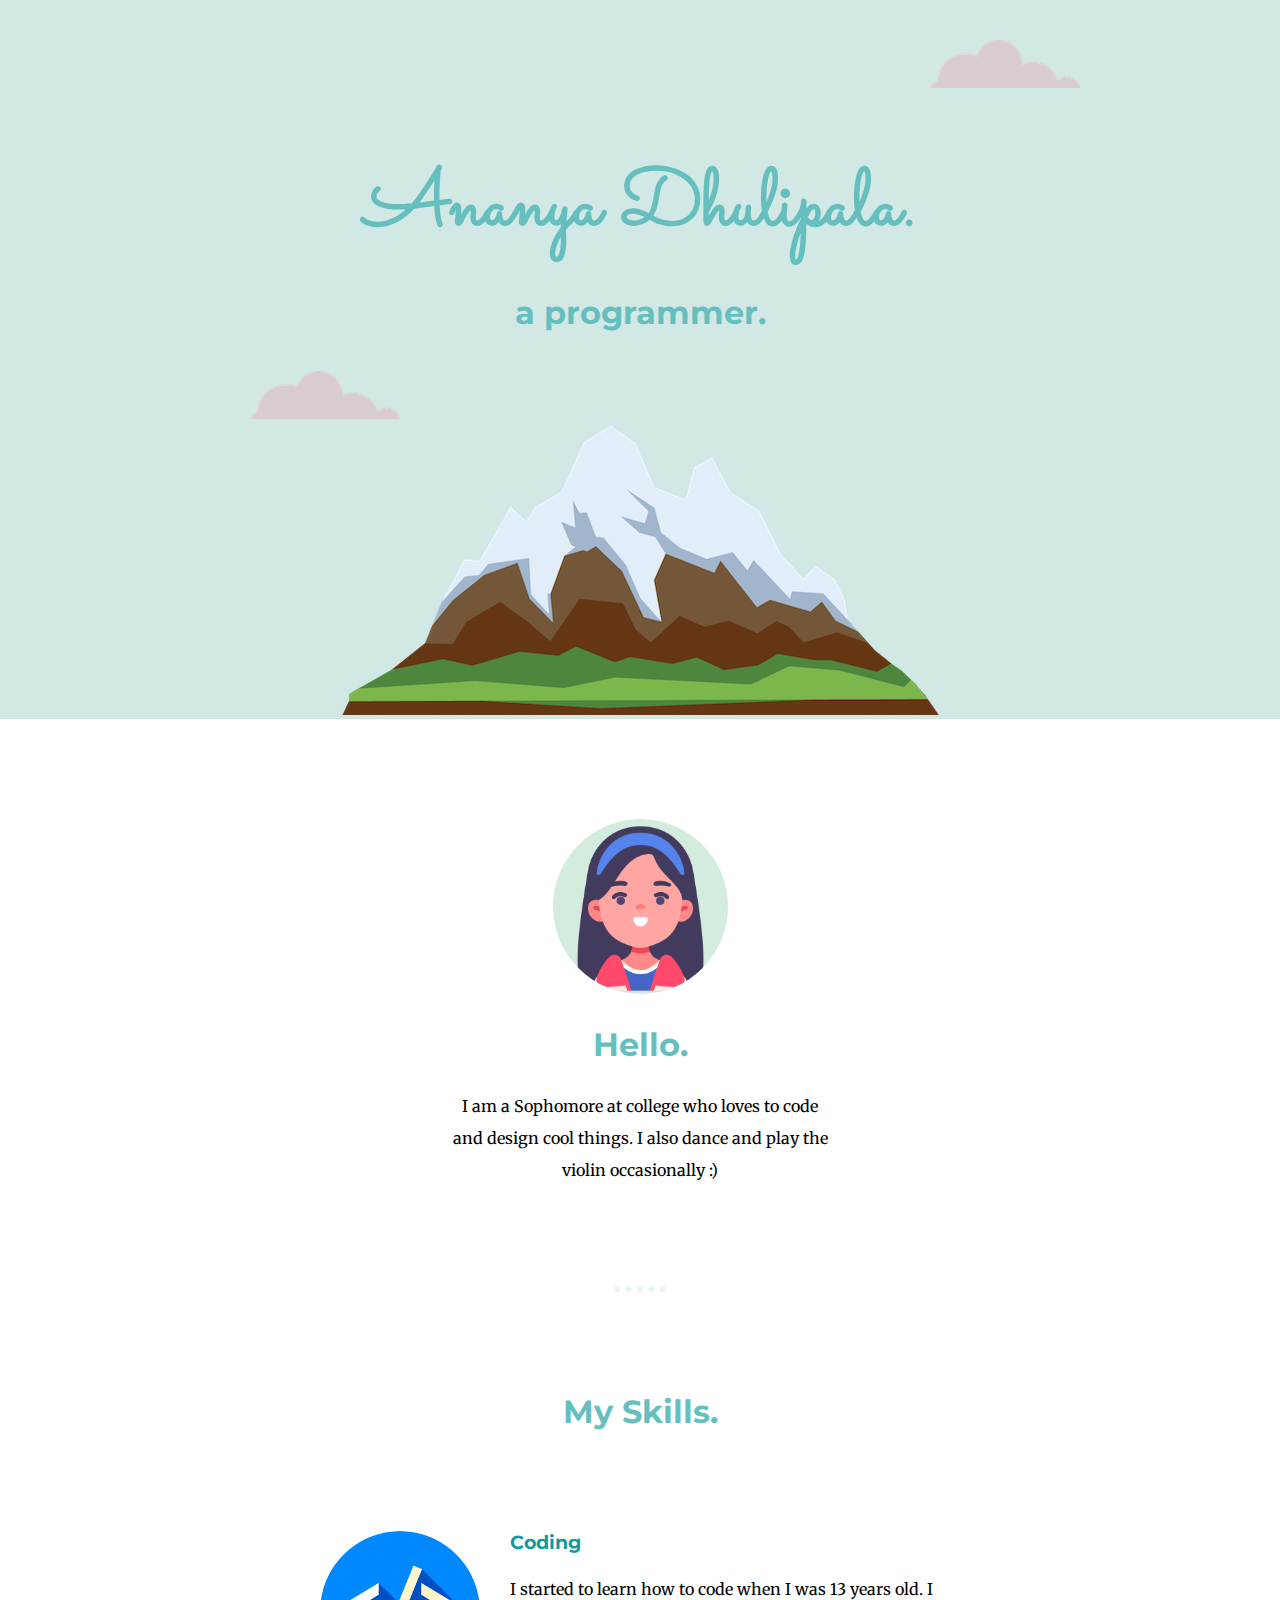
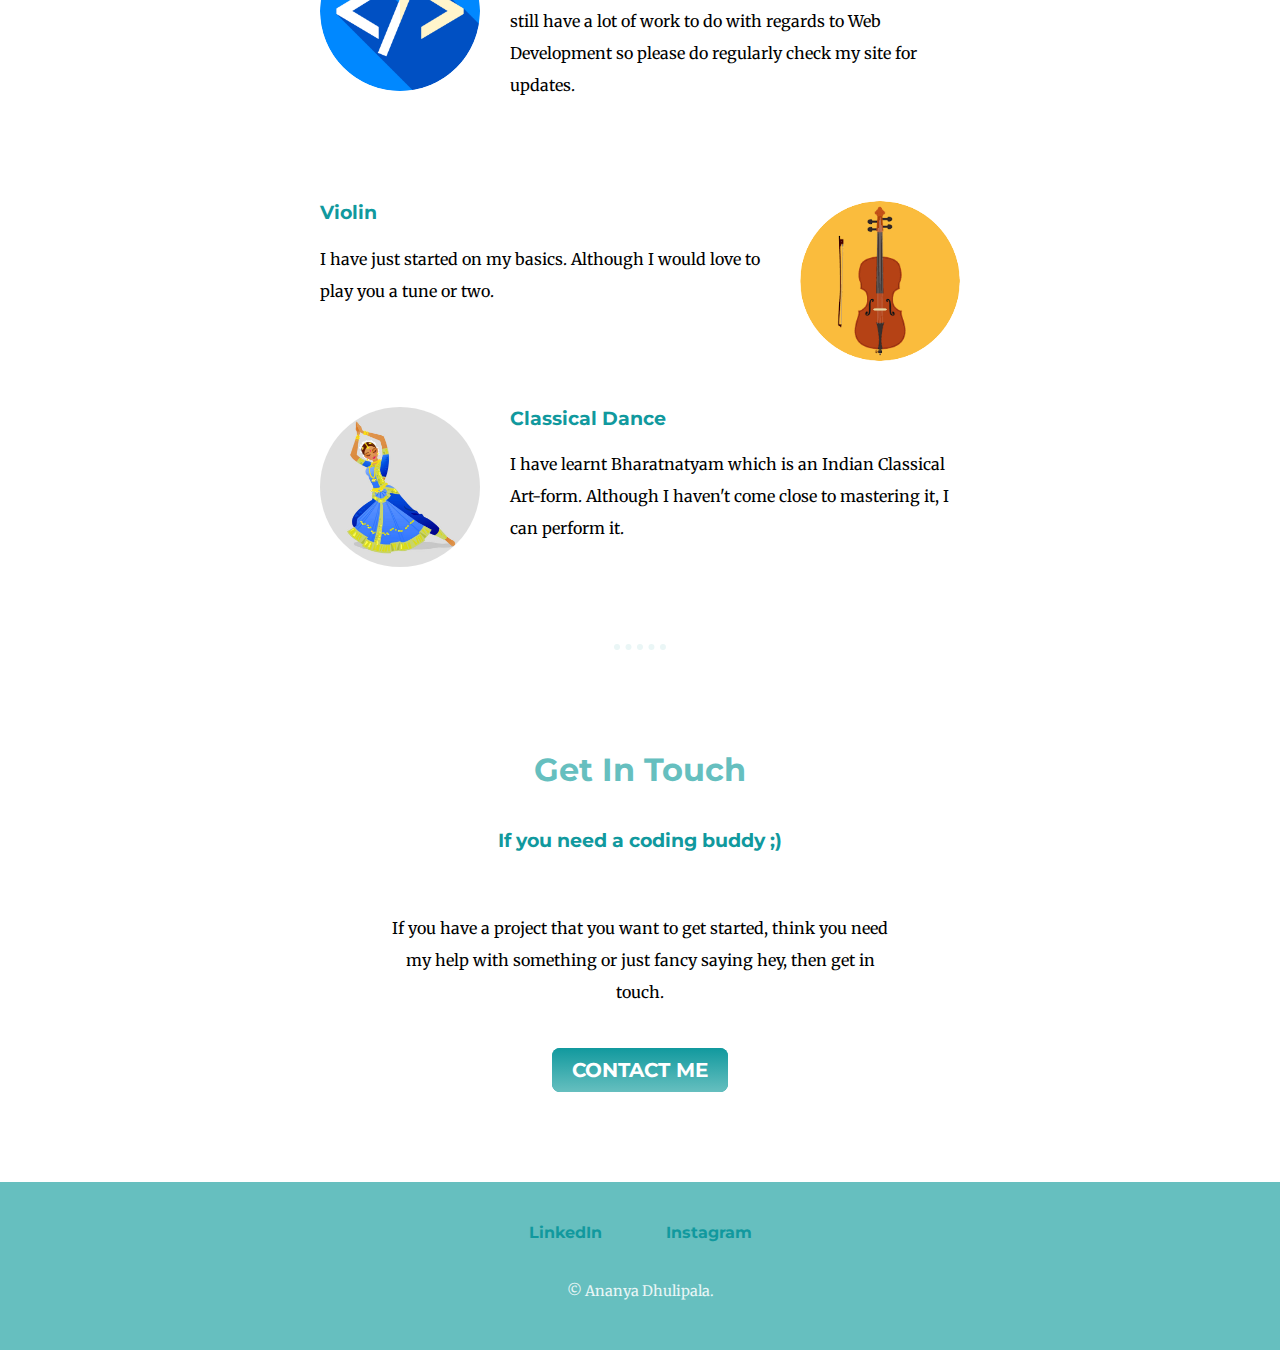
<file: index2.html>
<!DOCTYPE html>
<html lang="en" dir="ltr">
  <head>
    <meta charset="utf-8">
    <link rel="stylesheet" type="text/css" href="css/styles2.css">
    <link rel="icon" href="favicon.ico">
    <link rel="preconnect" href="https://fonts.googleapis.com">
<link rel="preconnect" href="https://fonts.gstatic.com" crossorigin>
<link href="https://fonts.googleapis.com/css2?family=Montserrat&family=Lavishly+Yours&family=Merriweather&family=Passions+Conflict&family=Sacramento&display=swap" rel="stylesheet">
<title>Ananya D.</title>
  </head>
  <body>
    <div class="top-container">
      <img class="top-cloud" src="images/cloud.png" alt="cloud-img">
      <h1>Ananya Dhulipala.</h1>
      <h2>a programmer.</h2>
      <img class="bottom-cloud" src="images/cloud.png" alt="cloud-img">
      <img class="mountain" src="images/mountain.png" alt="mountain-img">
    </div>
    <div class="middle-container">
      <div class="profile">
        <img class="ananya-profile" src="images/girl.png"  alt="ananya profile picture">
        <h2>Hello.</h2>
        <p>
        I am a Sophomore at college who loves to code and design cool things. I also dance and play the violin occasionally :) </p>
      </div>
      <hr>
      <div class="skills">
        <h2>My Skills.</h2>
        <div class="skill-row">
          <img class="coding" src="images/coding.png" alt="coding image">
          <h3>Coding</h3>
          <p>I started to learn how to code when I was 13 years old.  I still have a lot of work to do with regards to Web Development so please do regularly check my site for updates. </p>
        </div>
        <div class="skill-row">
            <img class="violin" src="images/violin.png" alt="violin instrument picture" />
            <h3>Violin</h3>
            <p>I have just started on my basics. Although I would love to play you a tune or two.</p>
          </div>
          <div class="skill-row">
            <img class="dance" src="images/bharatnatyam.png" alt="bharatnatyam dance picture">
            <h3>Classical Dance</h3>
            <p>
              I have learnt Bharatnatyam which is an Indian Classical Art-form. Although I haven't come close to mastering it, I can perform it.
            </p>
          </div>
      </div>
      <hr>
      <div class="contact-me">
        <h2>Get In Touch</h2>
        <h3 class="contact-description">If you need a coding buddy ;)</h3>
        <p class="prj-desc">If you have a project that you want to get started, think you need my help with something or just fancy saying hey, then get in touch.</p>
        <a class="btn" href="mailto:dhulipala.ananya@email.com">CONTACT ME</a>
      </div>
    </div>

    <div class="bottom-container">
      <a class="footer-link" href="https://www.linkedin.com/in/ananya-dhulipala-16b305211/">LinkedIn</a>
      <a class="footer-link" href="https://www.instagram.com/_.ananyad/">Instagram</a>
  <br>
      <p class="cc">© Ananya Dhulipala.</p>
    </div>
  </body>
</html>
</file>
<file: css/styles2.css>
/*********************** TAG SELECTORS ***********************/

body {
  margin: 0;
  text-align: center;
  font-family: 'Merriweather', serif;
  min-height: 100%;
}
html { height: 100%;
 }
h1 {
  font-size: 5rem;
  margin:50px auto 0 auto;
  font-family: 'Sacramento', serif;
  color: #66BFBF;

}
h2 {
  font-family: 'Montserrat', sans-serif;
  font-size: 2rem;
  color: #66BFBF;
  font-weight: bold;

}
h3{
  font-family: 'Montserrat', sans-serif;
  color: #11999E;
}
a {
  color: #11999E;
  font-style: normal;
  text-decoration: none;
  font-family: 'Montserrat', sans-serif;
  font-weight: bolder;
  margin: 50px 30px;
}
a:hover {
  color: #EAF6F6;

}
hr{
  border-style:dotted none none;
  border-color: #EAF6F6;
  border-width: 6px;
  width: 4%;
  margin:100px auto 100px auto;
}

p {
  line-height: 2;
}
/*********************** ID SELECTORS ***********************/

/*********************** CLASS SELECTORS ***********************/
.skill-row {
  width: 50%;
  margin:100px auto 100px auto;
  text-align: left;
}

.top-container {
  width: 100%;
  height: 100%;
  background-color: #D1E8E4;
  position: relative;
  padding-top: 100px;
}
.pro {
  text-decoration:underline;
}
.top-cloud {
  position: absolute;
  top:40px;
  right:200px;
}
.bottom-cloud {
  position: absolute;
  left: 250px;
  bottom:300px;

}
.mountain {
  margin: auto;
}
.middle-container {
  margin: 100px 0;
}
.profile {
  width:30%;
  margin:100px auto 100px auto;
}
.ananya-profile {
  height:175px;
  width:175px;
  border-radius:50%;
  background-color: #D4ECDD;
}
.coding {
  width:25%;
  border-radius:50%;
  float: left;
  margin-right: 30px;
}

.dance {
  width:25%;
  border-radius:50%;
  float: left;
  margin-right: 30px;
}
.violin {
  width:25%;
  border-radius:50%;
  float: right;
  margin-left: 30px;
}

.collaborate {
  height:30%;
  width:30%;
  margin-left: 40px;
}

.bottom-container {
  background-color: #66BFBF;
  margin: auto;
  position: relative;
  padding-bottom: 0;
  padding: 40px 0 30px 0 ;
}
.contact-me {
  width: 40%;
  margin: 100px auto  50px auto;
}
.contact-description {
  margin-top: 40px;
  margin-bottom: 60px;
}
.cc {
  padding-top: 20px;
  color: #EAF6F6;
  font-size: 0.9rem;
}
.prj-desc {
  margin-bottom: 50px;
}
.btn {
  background: #11999E;
  background-image: -webkit-linear-gradient(top, #11999E, #66BFBF);
  background-image: -moz-linear-gradient(top, #11999E, #66BFBF);
  background-image: -ms-linear-gradient(top, #11999E, #66BFBF);
  background-image: -o-linear-gradient(top, #11999E, #66BFBF);
  background-image: linear-gradient(to bottom, #11999E, #66BFBF);
  -webkit-border-radius: 8;
  -moz-border-radius: 8;
  border-radius: 8px;
  font-family: 'Montserrat', sans-serif;
  color: #ffffff;
  font-size: 20px;
  padding: 10px 20px 10px 20px;
  text-decoration: none;
}

.btn:hover {
  background: #66BFBF;
  background-image: -webkit-linear-gradient(top, #66BFBF, #11999E);
  background-image: -moz-linear-gradient(top, #66BFBF, #11999E);
  background-image: -ms-linear-gradient(top, #66BFBF, #11999E);
  background-image: -o-linear-gradient(top, #66BFBF, #11999E);
  background-image: linear-gradient(to bottom, #66BFBF, #11999E);
  text-decoration: none;
}
</file>
